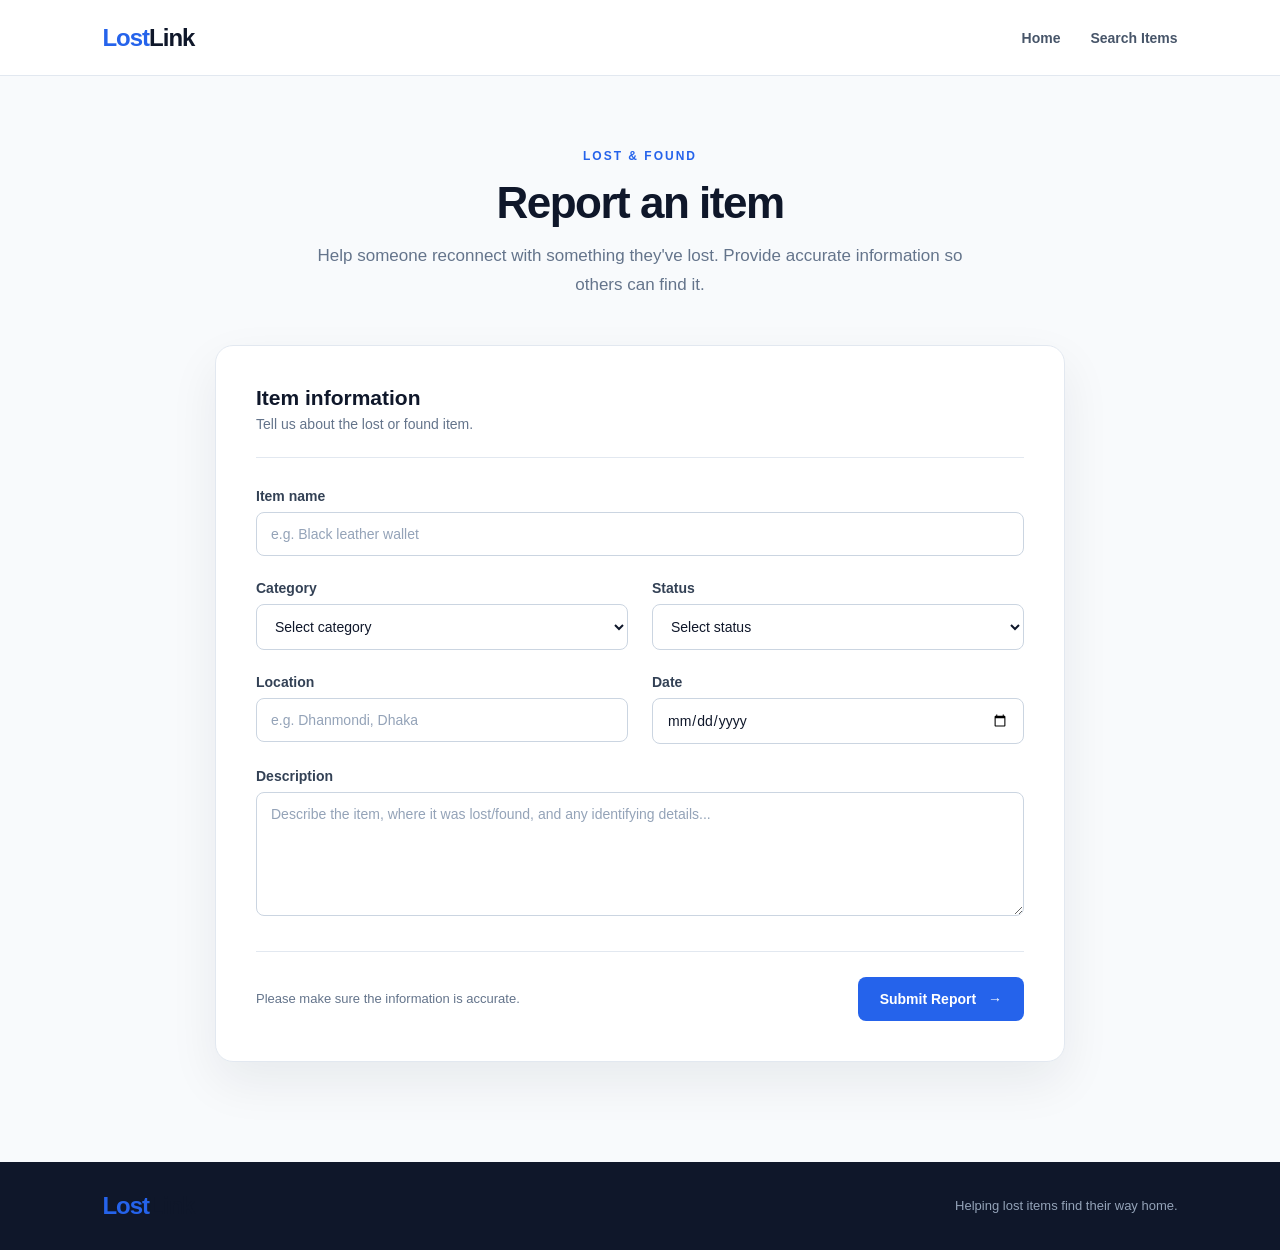
<file: templates/create.html>
<!DOCTYPE html>
<html lang="en">
<head>
    <meta charset="UTF-8">
    <meta name="viewport" content="width=device-width, initial-scale=1.0">

    <title>Report Item — LostLink</title>

    <link rel="stylesheet" href="/static/create.css">
</head>

<body>

    <nav class="navbar">
        <a href="/" class="logo">
            <span>Lost</span>Link
        </a>

        <div class="nav-links">
            <a href="/">Home</a>
            <a href="/search">Search Items</a>
        </div>
    </nav>


    <main class="page">

        <div class="page-header">
            <span class="eyebrow">LOST & FOUND</span>

            <h1>Report an item</h1>

            <p>
                Help someone reconnect with something they've lost.
                Provide accurate information so others can find it.
            </p>
        </div>


        <div class="form-card">

            <form action="/items/" method="post">

                <div class="form-section">
                    <h2>Item information</h2>
                    <p>Tell us about the lost or found item.</p>
                </div>


                <div class="form-grid">

                    <div class="form-group full">
                        <label for="name">Item name</label>

                        <input
                            type="text"
                            id="name"
                            name="name"
                            placeholder="e.g. Black leather wallet"
                            required
                        >
                    </div>


                    <div class="form-group">
                        <label for="category">Category</label>

                        <select id="category" name="category" required>
                            <option value="" disabled selected>
                                Select category
                            </option>

                            <option value="Electronics">
                                Electronics
                            </option>

                            <option value="Documents">
                                Documents
                            </option>

                            <option value="Wallet">
                                Wallet
                            </option>

                            <option value="Bag">
                                Bag
                            </option>

                            <option value="Keys">
                                Keys
                            </option>

                            <option value="Other">
                                Other
                            </option>
                        </select>
                    </div>


                    <div class="form-group">
                        <label for="status">Status</label>

                        <select id="status" name="status" required>
                            <option value="" disabled selected>
                                Select status
                            </option>

                            <option value="lost">
                                I lost this item
                            </option>

                            <option value="found">
                                I found this item
                            </option>
                        </select>
                    </div>


                    <div class="form-group">
                        <label for="location">Location</label>

                        <input
                            type="text"
                            id="location"
                            name="location"
                            placeholder="e.g. Dhanmondi, Dhaka"
                            required
                        >
                    </div>


                    <div class="form-group">
                        <label for="date">Date</label>

                        <input
                            type="date"
                            id="date"
                            name="date"
                            required
                        >
                    </div>


                    <div class="form-group full">
                        <label for="description">Description</label>

                        <textarea
                            id="description"
                            name="description"
                            rows="6"
                            placeholder="Describe the item, where it was lost/found, and any identifying details..."
                            required
                        ></textarea>
                    </div>

                </div>


                <div class="form-footer">

                    <p>
                        Please make sure the information is accurate.
                    </p>

                    <button type="submit">
                        Submit Report
                        <span>→</span>
                    </button>

                </div>

            </form>

        </div>

    </main>


    <footer>
        <div class="logo">
            <span>Lost</span>Link
        </div>

        <p>
            Helping lost items find their way home.
        </p>
    </footer>

</body>
</html>
</file>
<file: static/create.css>
* {
    margin: 0;
    padding: 0;
    box-sizing: border-box;
}

body {
    font-family: Inter, Arial, sans-serif;
    background: #f8fafc;
    color: #0f172a;
}


/* Navbar */

.navbar {
    height: 76px;
    padding: 0 8%;
    background: white;
    border-bottom: 1px solid #e2e8f0;

    display: flex;
    align-items: center;
    justify-content: space-between;
}

.logo {
    color: #0f172a;
    text-decoration: none;
    font-size: 24px;
    font-weight: 800;
    letter-spacing: -1px;
}

.logo span {
    color: #2563eb;
}

.nav-links {
    display: flex;
    gap: 30px;
}

.nav-links a {
    color: #475569;
    text-decoration: none;
    font-size: 14px;
    font-weight: 600;

    transition: color 0.2s ease;
}

.nav-links a:hover {
    color: #2563eb;
}


/* Page */

.page {
    max-width: 900px;
    margin: auto;
    padding: 70px 25px 100px;
}


/* Header */

.page-header {
    text-align: center;
    max-width: 650px;
    margin: 0 auto 45px;

    animation: fadeUp 0.7s ease both;
}

.eyebrow {
    color: #2563eb;
    font-size: 12px;
    font-weight: 800;
    letter-spacing: 2px;
}

.page-header h1 {
    margin: 14px 0;
    font-size: 44px;
    letter-spacing: -1.5px;
}

.page-header p {
    color: #64748b;
    font-size: 17px;
    line-height: 1.7;
}


/* Form Card */

.form-card {
    background: white;
    border: 1px solid #e2e8f0;
    border-radius: 18px;
    padding: 40px;

    box-shadow: 0 20px 50px rgba(15, 23, 42, 0.07);

    animation: fadeUp 0.8s ease 0.15s both;
}


/* Section */

.form-section {
    padding-bottom: 25px;
    margin-bottom: 30px;
    border-bottom: 1px solid #e2e8f0;
}

.form-section h2 {
    font-size: 21px;
    margin-bottom: 6px;
}

.form-section p {
    color: #64748b;
    font-size: 14px;
}


/* Form Grid */

.form-grid {
    display: grid;
    grid-template-columns: 1fr 1fr;
    gap: 24px;
}

.form-group {
    display: flex;
    flex-direction: column;
    gap: 8px;
}

.form-group.full {
    grid-column: 1 / -1;
}

label {
    font-size: 14px;
    font-weight: 700;
    color: #334155;
}


/* Inputs */

input,
select,
textarea {
    width: 100%;
    padding: 13px 14px;

    border: 1px solid #cbd5e1;
    border-radius: 8px;

    background: white;
    color: #0f172a;

    font-family: inherit;
    font-size: 14px;

    outline: none;

    transition:
        border-color 0.2s ease,
        box-shadow 0.2s ease,
        transform 0.2s ease;
}

input::placeholder,
textarea::placeholder {
    color: #94a3b8;
}

input:hover,
select:hover,
textarea:hover {
    border-color: #94a3b8;
}

input:focus,
select:focus,
textarea:focus {
    border-color: #2563eb;
    box-shadow: 0 0 0 3px rgba(37, 99, 235, 0.1);
}

textarea {
    resize: vertical;
}


/* Footer */

.form-footer {
    display: flex;
    align-items: center;
    justify-content: space-between;

    margin-top: 35px;
    padding-top: 25px;

    border-top: 1px solid #e2e8f0;
}

.form-footer p {
    color: #64748b;
    font-size: 13px;
}


/* Button */

button {
    border: none;
    border-radius: 8px;

    padding: 14px 22px;

    background: #2563eb;
    color: white;

    font-family: inherit;
    font-size: 14px;
    font-weight: 700;

    cursor: pointer;

    transition:
        background 0.25s ease,
        transform 0.25s ease,
        box-shadow 0.25s ease;
}

button span {
    margin-left: 8px;
}

button:hover {
    background: #1d4ed8;
    transform: translateY(-2px);
    box-shadow: 0 10px 22px rgba(37, 99, 235, 0.25);
}

button:active {
    transform: translateY(0);
}

button:focus-visible,
input:focus-visible,
select:focus-visible,
textarea:focus-visible {
    outline: 3px solid #93c5fd;
    outline-offset: 2px;
}


/* Footer */

footer {
    padding: 30px 8%;

    background: #0f172a;
    color: white;

    display: flex;
    align-items: center;
    justify-content: space-between;
}

footer p {
    color: #94a3b8;
    font-size: 13px;
}


/* Animations */

@keyframes fadeUp {
    from {
        opacity: 0;
        transform: translateY(25px);
    }

    to {
        opacity: 1;
        transform: translateY(0);
    }
}


/* Reduced Motion */

@media (prefers-reduced-motion: reduce) {
    *,
    *::before,
    *::after {
        animation-duration: 0.01ms !important;
        animation-iteration-count: 1 !important;
        transition-duration: 0.01ms !important;
    }
}


/* Responsive */

@media (max-width: 700px) {

    .navbar {
        padding: 0 5%;
    }

    .nav-links {
        gap: 15px;
    }

    .page {
        padding: 50px 18px;
    }

    .page-header h1 {
        font-size: 36px;
    }

    .form-card {
        padding: 25px;
    }

    .form-grid {
        grid-template-columns: 1fr;
    }

    .form-group.full {
        grid-column: auto;
    }

    .form-footer {
        flex-direction: column;
        align-items: flex-start;
        gap: 20px;
    }

    footer {
        flex-direction: column;
        gap: 12px;
        text-align: center;
    }
}
</file>
